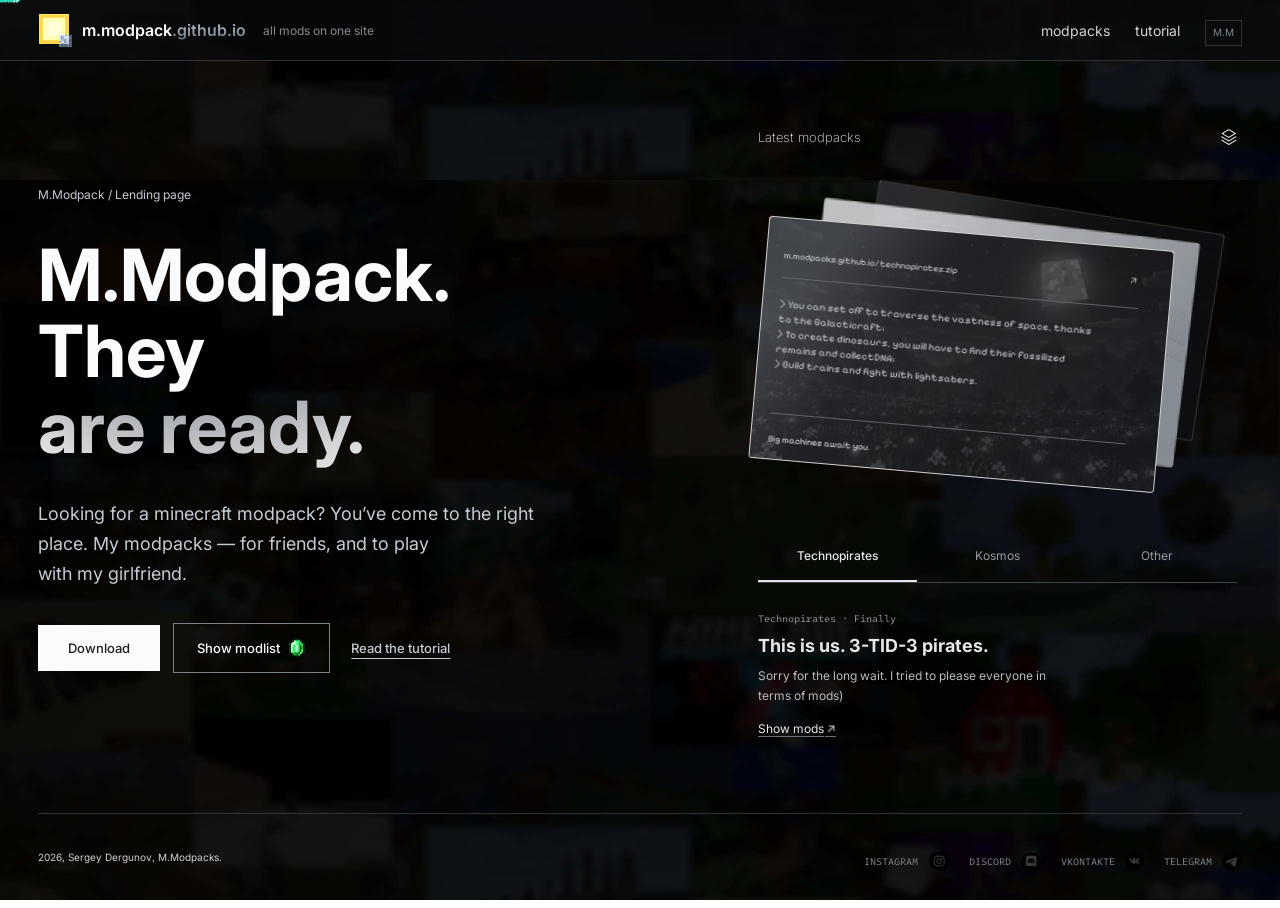
<file: index.html>
<!DOCTYPE html>
<html lang="en">

<head>
    <meta charset="UTF-8">
    <meta name="viewport" content="width=device-width, initial-scale=1.0">

    <title>M.Modpack — главная</title>

    <link rel="icon" href="./imgs/general/logo-img.png">

    <link rel="stylesheet" href="./styles/reset.css">
    <link rel="stylesheet" href="./styles/general.css">
    <link rel="stylesheet" href="./styles/mmodpacks.css">
</head>

<body>
    <nav class="page-nav">
        <div class="page-nav__container content-container">

            <!-- Логотип и ссылка на главную -->
            <a class="logo-container" href="./index.html">
                <img src="./imgs/general/logo-img.png" alt="m.modpack logo" />
                <div>
                    <span class="logo-text logo-text-light">m.modpack</span><!--
                    --><span class="logo-text logo-text-dark">.github.io</span>
                </div>
                <div>
                    <span class="logo-text logo-text-description">all mods on one site</span>
                </div>
            </a>

            <!-- Список ссылок справа -->
            <ul class="nav-link__container">
                <li><a href="./modpacks.html">modpacks</a></li>
                <li><a href="./tutorial.html">tutorial</a></li>
                <li><span class="logo-end">M.M</span></li>
            </ul>
        </div>
    </nav>

    <main class="main-content mmodpacks-content">
        <div class="mmodpacks-content__container content-container">
            <!-- Шапка -->
            <header class="header">

                <!-- Верхняя подпись -->
                <span class="header__title">M.Modpack / Lending page</span>

                <!-- Главный заголовок -->
                <h1>M.Modpack.<br>They<br><span class="header__mark">are ready.</span></h1>

                <!-- Описание -->
                <span class="header__description">
                    Looking for a minecraft modpack? You’ve come to the right<br>
                    place. My modpacks — for friends, and to play<br>
                    with my girlfriend.
                </span>

                <!-- Кнопки -->
                <div class="mmodpacks-button__container">
                    <a class="mmodpacks__download-link" href="./imgs/mmodpacks/modlist__icon.png" download="modlist__icon.png">
                        Download
                    </a>

                    <a class="mmodpacks__show-modlist-link" href="./modlist.html">
                        Show modlist
                        <img src="./imgs/mmodpacks/modlist__icon.png" alt="modlist icon emerald">
                    </a>

                    <a class="mmodpacks__tutorial-link" href="./tutorial.html">Read the tutorial</a>
                </div>
            </header>

            <section class="mmodpacks__cards-section">
                <div class="cards-section__title">
                    <span>Latest modpacks</span>
                    <img src="./imgs/mmodpacks/our-modpacks__icon.png" alt="our modpacks icon" />
                </div>

                <!-- Карточки -->
                <ul class="mmodpacks-cards">
                    <li class="mmodpacks-card mmodpacks-card__technopirates">
                        <div>
                            <span class="mmodpacks-card__header">m.modpacks.github.io/technopirates.zip</span>
                            <hr class="mmodpacks-card__line mmodpacks-card__line-1">

                            <ul class="mmodpacks-card__content">
                                <li>> You can set off to traverse the vastness of space, thanks to the Galacticraft;</li>
                                <li>> To create dinosaurs, you will have to find their fossilized remains and collectDNA;</li>
                                <li>> Build trains and fight with lightsabers.</li>
                            </ul>
                        </div>

                        <div>
                            <hr class="mmodpacks-card__line mmodpacks-card__line-2">
                            <span class="mmodpacks-card__footer">Big machines await you.</span>
                        </div>
                    </li>
                    
                    <li class="mmodpacks-card mmodpacks-card__kosmosvmesto">
                        <div>
                            <span class="mmodpacks-card__header">m.modpacks.github.io/kosmosvmesto.zip</span>
                            <hr class="mmodpacks-card__line mmodpacks-card__line-1">

                            <h1 class="mmodpacks-card__content">
                                Просто <br>
                                космос вместо <br>
                                <span class="card-kosmosvmesto__header-mark">майнкрафт.</span>
                            </h1>
                        </div>

                        <div>
                            <hr class="mmodpacks-card__line mmodpacks-card__line-2">
                            <div class="kosmosvmesto__footer-container">
                                <span class="mmodpacks-card__footer">Межмировые приключения и индустриализм</span>
                                <span class="kosmosvmesto__footer-logo">M.M</span>
                            </div>
                        </div>
                    </li>

                    <li class="mmodpacks-card mmodpacks-card__technopirates mmodpacks-card__other">
                        <div>
                            <span class="mmodpacks-card__header">other/...coming soon!</span>
                            <hr class="mmodpacks-card__line mmodpacks-card__line-1">

                            <ul class="mmodpacks-card__content">
                                <li> There is still room here for one more assembly. What will it be about? Unknown.</li>
                                <li>What is known is that this is a place for a special assembly. One day it will happen.<br/><br/></li>
                                <li>However, this does not mean that there are only two assemblies. Check out the rest on modpacks! (button below)</li>
                            </ul>
                        </div>

                        <div>
                            <hr class="mmodpacks-card__line mmodpacks-card__line-2" style="margin-bottom: 7px;">
                            <span class="mmodpacks-card__footer">Have a nice game</span>
                        </div>
                    </li>
                </ul>
                
                <!-- Табы (вкладки) -->
                <div class="mmodpacks__tab-container">
                    <ul class="mmodpacks__tab-list">
                        <li class="mmodpacks-tab"><a>Technopirates</a></li>
                        <li class="mmodpacks-tab"><a>Kosmos</a></li>
                        <li class="mmodpacks-tab"><a>Other</a></li>
                    </ul>

                    <!-- Панели (Текст вкладки) -->
                    <div class="mmodpacks-panels">
                        <div class="mmodpacks-panel">
                            <span class="mmodpacks__panel-title">Technopirates · Finally</span>
                            <h2 class="mmodpacks__panel-header">This is us. 3-TID-3 pirates.</h2>
                            <p class="mmodpacks__panel-description">
                                Sorry for the long wait.
                                I tried to please everyone in terms of mods)
                            </p>
                            <a class="mmodpacks__panel-link link-underline" href="./index.html"><div>Show mods</div><div class="link-icon"><span>-></span></div></a>
                        </div>
                        <div class="mmodpacks-panel">
                            <span class="mmodpacks__panel-title">Kosmosvmesto · Are you ready?</span>
                            <h2 class="mmodpacks__panel-header">Hello, dear!</h2>
                            <p class="mmodpacks__panel-description">
                                This is the build for you! Don't forget about our vanilla. And forgive me for the past world
                            </p>
                            <a class="mmodpacks__panel-link link-underline" href="./index.html"><div>Open modlist</div><div class="link-icon"><span>-></span></div></a>
                        </div>
                        <div class="mmodpacks-panel active">
                            <span class="mmodpacks__panel-title">Other modpacks · Will there be?</span>
                            <h2 class="mmodpacks__panel-header">Coming soon...</h2>
                            <p class="mmodpacks__panel-description">
                                I think a new modpack will appear here soon! 
                            </p>
                            <a class="mmodpacks__panel-link link-underline" href="./index.html"><div>Modpacks</div><div class="link-icon"><span>-></span></div></a>
                        </div>
                    </div>
                </div>

            </section>
        </div>
    </main>

    <!-- Подвал -->
    <footer class="footer">
        <div class="footer-container content-container">
            <span>2026, Sergey Dergunov, M.Modpacks.</span>

            <!-- Ссылки на соц. сети -->
            <ul class="footer__social-media">
                <li>
                    <a href="https://www.instagram.com/___kaif.999?srtk=MW41cGZpYmdsbzZubA==">
                        <span>instagram</span>
                        <img src="./imgs/general/Inst 1.png" alt="instagram">
                    </a>
                </li>
                <li>
                    <a href="https://discord.com/users/1086365678929453169">
                        <span>discord</span>
                        <img src="./imgs/general/Discord 1.png" alt="discord">
                    </a>
                </li>
                <li>
                    <a href="https://vk.com/id1122904090">
                        <span>vkontakte</span>
                        <img src="./imgs/general/Vk 1.png" alt="vkontakte">
                    </a>
                </li>
                <li>
                    <a href="https://t.me/flydem28">
                        <span>telegram</span>
                        <img src="./imgs/general/Tg 1.png" alt="telegram">
                    </a>
                </li>
            </ul>
        </div>
    </footer>
    
    <!-- Меч следующий за курсором -->
    <div class="sword-follower"></div>

    <!-- Скрипты -->
    <script src="./scripts/script.js"></script>
    <script src="./scripts/mmodpacks.js"></script>
</body>


</html>
</file>
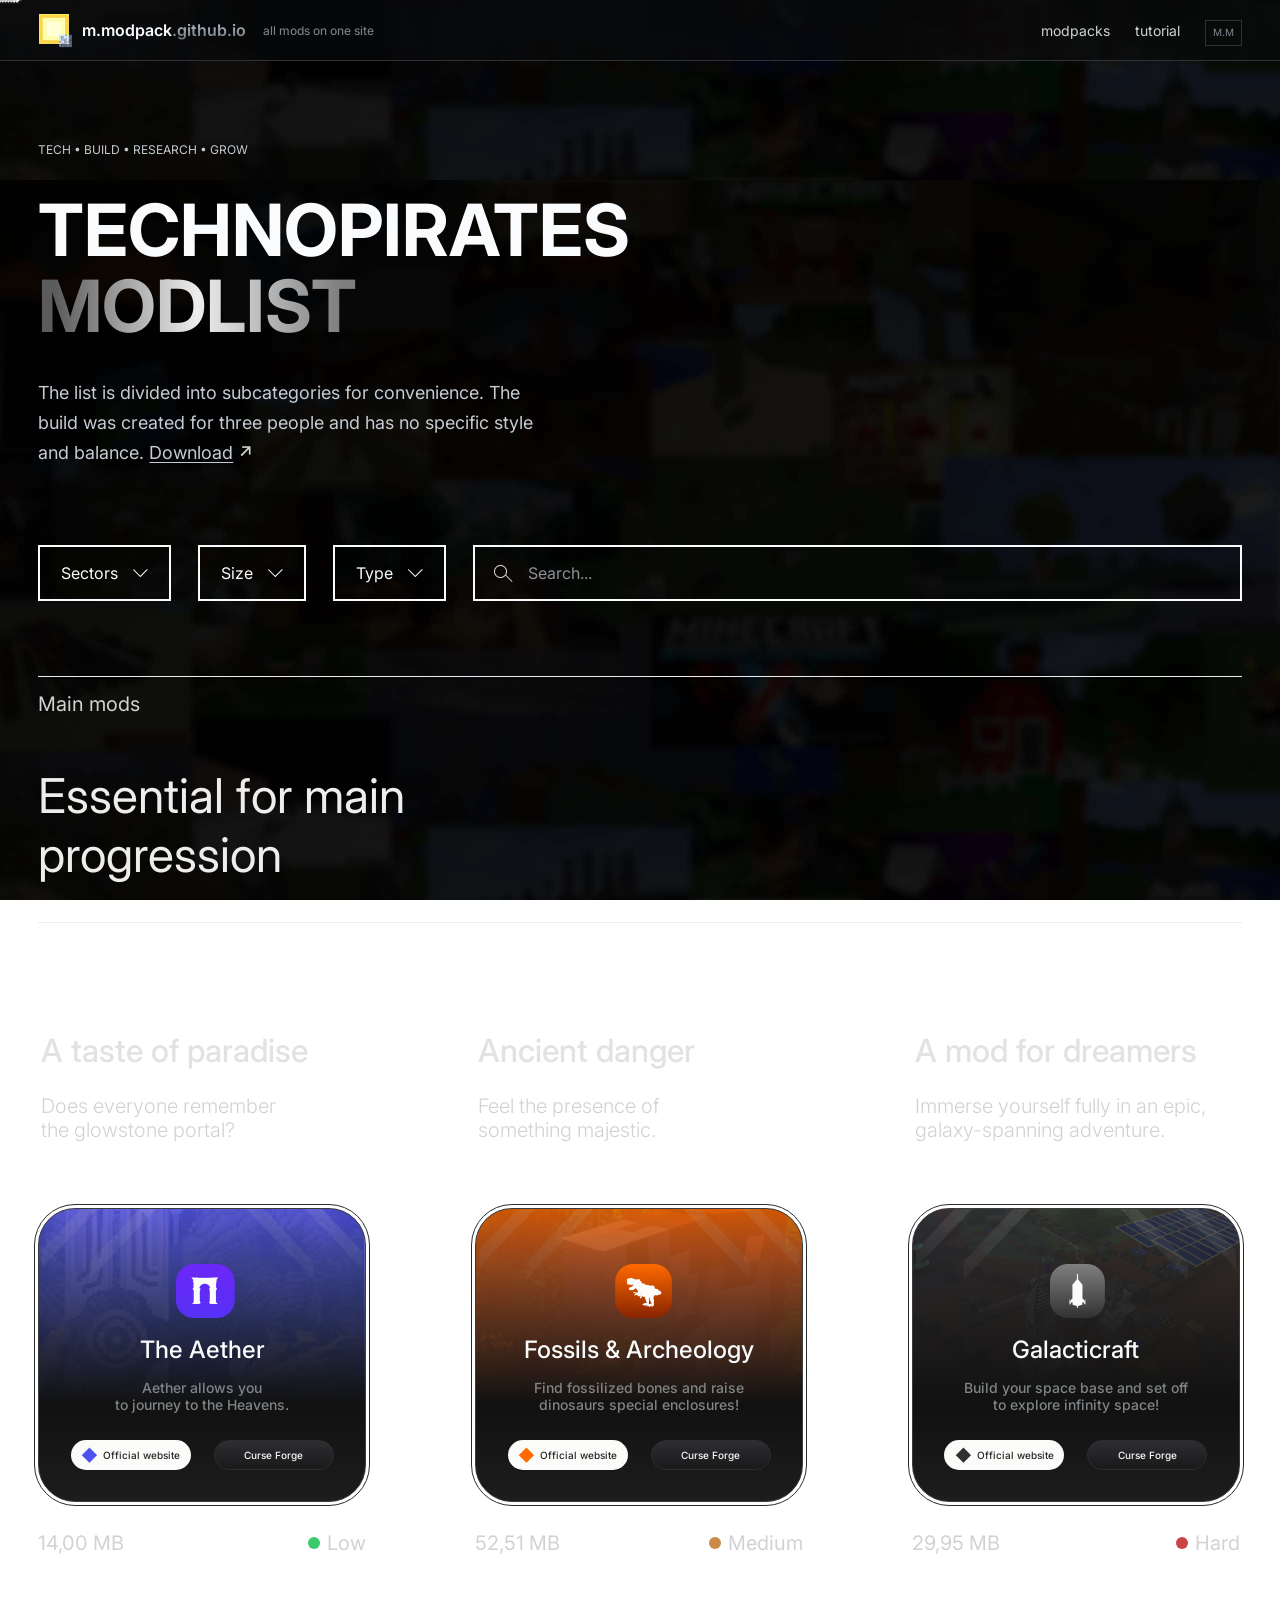
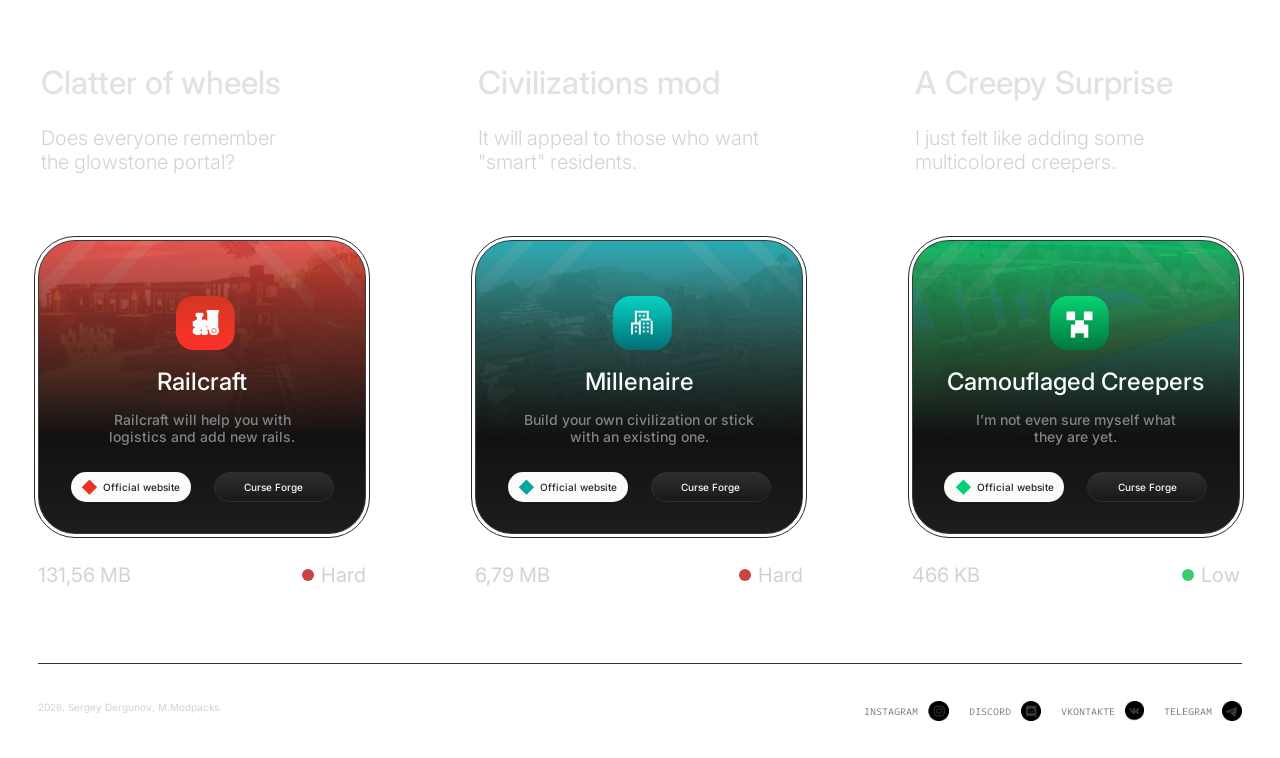
<file: modlist.html>
<!DOCTYPE html>
<html lang="en">

<head>
    <meta charset="UTF-8">
    <meta name="viewport" content="width=device-width, initial-scale=1.0">
    <title>M.Modpack — список модов</title>

    <link rel="icon" href="./imgs/general/logo-img.png">

    <link rel="stylesheet" href="./styles/reset.css">
    <link rel="stylesheet" href="./styles/general.css">
    <link rel="stylesheet" href="./styles/modlist.css">
</head>

<body>
    <nav class="page-nav">
        <div class="page-nav__container content-container">

            <!-- Логотип и ссылка на главную -->
            <a class="logo-container" href="./index.html">
                <img src="./imgs/general/logo-img.png" alt="m.modpack logo" />
                <div>
                    <span class="logo-text logo-text-light">m.modpack</span><!--
                    --><span class="logo-text logo-text-dark">.github.io</span>
                </div>
                <div>
                    <span class="logo-text logo-text-description">all mods on one site</span>
                </div>
            </a>

            <!-- Список ссылок справа -->
            <ul class="nav-link__container">
                <li><a href="./modpacks.html">modpacks</a></li>
                <li><a href="./tutorial.html">tutorial</a></li>
                <li><span class="logo-end">M.M</span></li>
            </ul>
        </div>
    </nav>

    <main class="main-content">
        <div class="content-container">

            <!-- Шапка -->
            <header class="header">

                <!-- Верхняя подпись -->
                <span class="header__title">TECH • BUILD • RESEARCH • GROW</span>

                <!-- Главный заголовок -->
                <h1>TECHNOPIRATES<br><span class="header__mark">MODLIST</span></h1>

                <!-- Описание -->
                <span class="header__description">
                    The list is divided into subcategories for convenience. The <br />
                    build was created for three people and has no specific style <br />
                    and balance.

                    <!-- Ссылка на скачивание -->
                    <a href="/modlist.html" class="base-link" download>
                        <span class="base-link__text">Download</span>

                        <!-- Стрелочка -->
                        <img class="base-link__arrow" src="./imgs/general/link_arrow.png" alt="">
                    </a>
                </span>

            </header>

            <!-- Фильтры -->
            <form class="filter">
                <div class="filter__dropdowns">

                    <!-- Фильтр Sectors -->
                    <button type="button" class="filter-dropdown">
                        <span>Sectors</span>
                        <img class="button-icon" src="./imgs/modlist/list-arrow.png">
                    </button>

                    <!-- Фильтр Size -->
                    <button type="button" class="filter-dropdown">
                        <span>Size</span>
                        <img class="button-icon" src="./imgs/modlist/list-arrow.png">
                    </button>

                    <!-- Фильтр Type -->
                    <button type="button" class="filter-dropdown">
                        <span>Type</span>
                        <img class="button-icon" src="./imgs/modlist/list-arrow.png">
                    </button>
                </div>

                <!-- Поле поиска -->
                <div class="search-field">
                    <img class="button-icon" src="./imgs/modlist/search-glass.png">
                    <input class="search-input" placeholder="Search...">
                </div>
            </form>

            <section class="mod-category" aria-labelledby="main-mods-title">

                <!-- Категория "Главные моды" -->
                <header class="mod-category__header">
                    <p class="mod-category__eyebrow">Main mods</p>
                    <h2 id="main-mods-title" class="mod-category__title">
                        Essential for main<br>progression
                    </h2>
                </header>

                <!-- Сетка модовых карточек -->
                <div class="mod-grid" style="--card-color: #4D51ED">
                    <!-- html-вёрстка здесь рендерится с помощью js -->
                </div>

            </section>

        </div>
    </main>

    <!-- Подвал -->
    <footer class="footer">
        <div class="footer-container content-container">
            <span>2026, Sergey Dergunov, M.Modpacks.</span>

            <!-- Ссылки на соц. сети -->
            <ul class="footer__social-media">
                <li>
                    <a href="https://www.instagram.com/___kaif.999?srtk=MW41cGZpYmdsbzZubA==">
                        <span>instagram</span>
                        <img src="./imgs/general/Inst 1.png" alt="instagram">
                    </a>
                </li>
                <li>
                    <a href="https://discord.com/users/1086365678929453169">
                        <span>discord</span>
                        <img src="./imgs/general/Discord 1.png" alt="discord">
                    </a>
                </li>
                <li>
                    <a href="https://vk.com/id1122904090">
                        <span>vkontakte</span>
                        <img src="./imgs/general/Vk 1.png" alt="vkontakte">
                    </a>
                </li>
                <li>
                    <a href="https://t.me/flydem28">
                        <span>telegram</span>
                        <img src="./imgs/general/Tg 1.png" alt="telegram">
                    </a>
                </li>
            </ul>
        </div>
    </footer>

    <!-- Меч следующий за курсором -->
    <div class="sword-follower"></div>

    <!-- Скрипты -->
    <script src="./scripts/script.js"></script>
    <script src="./scripts/modlist.js"></script>
</body>


</html>
</file>
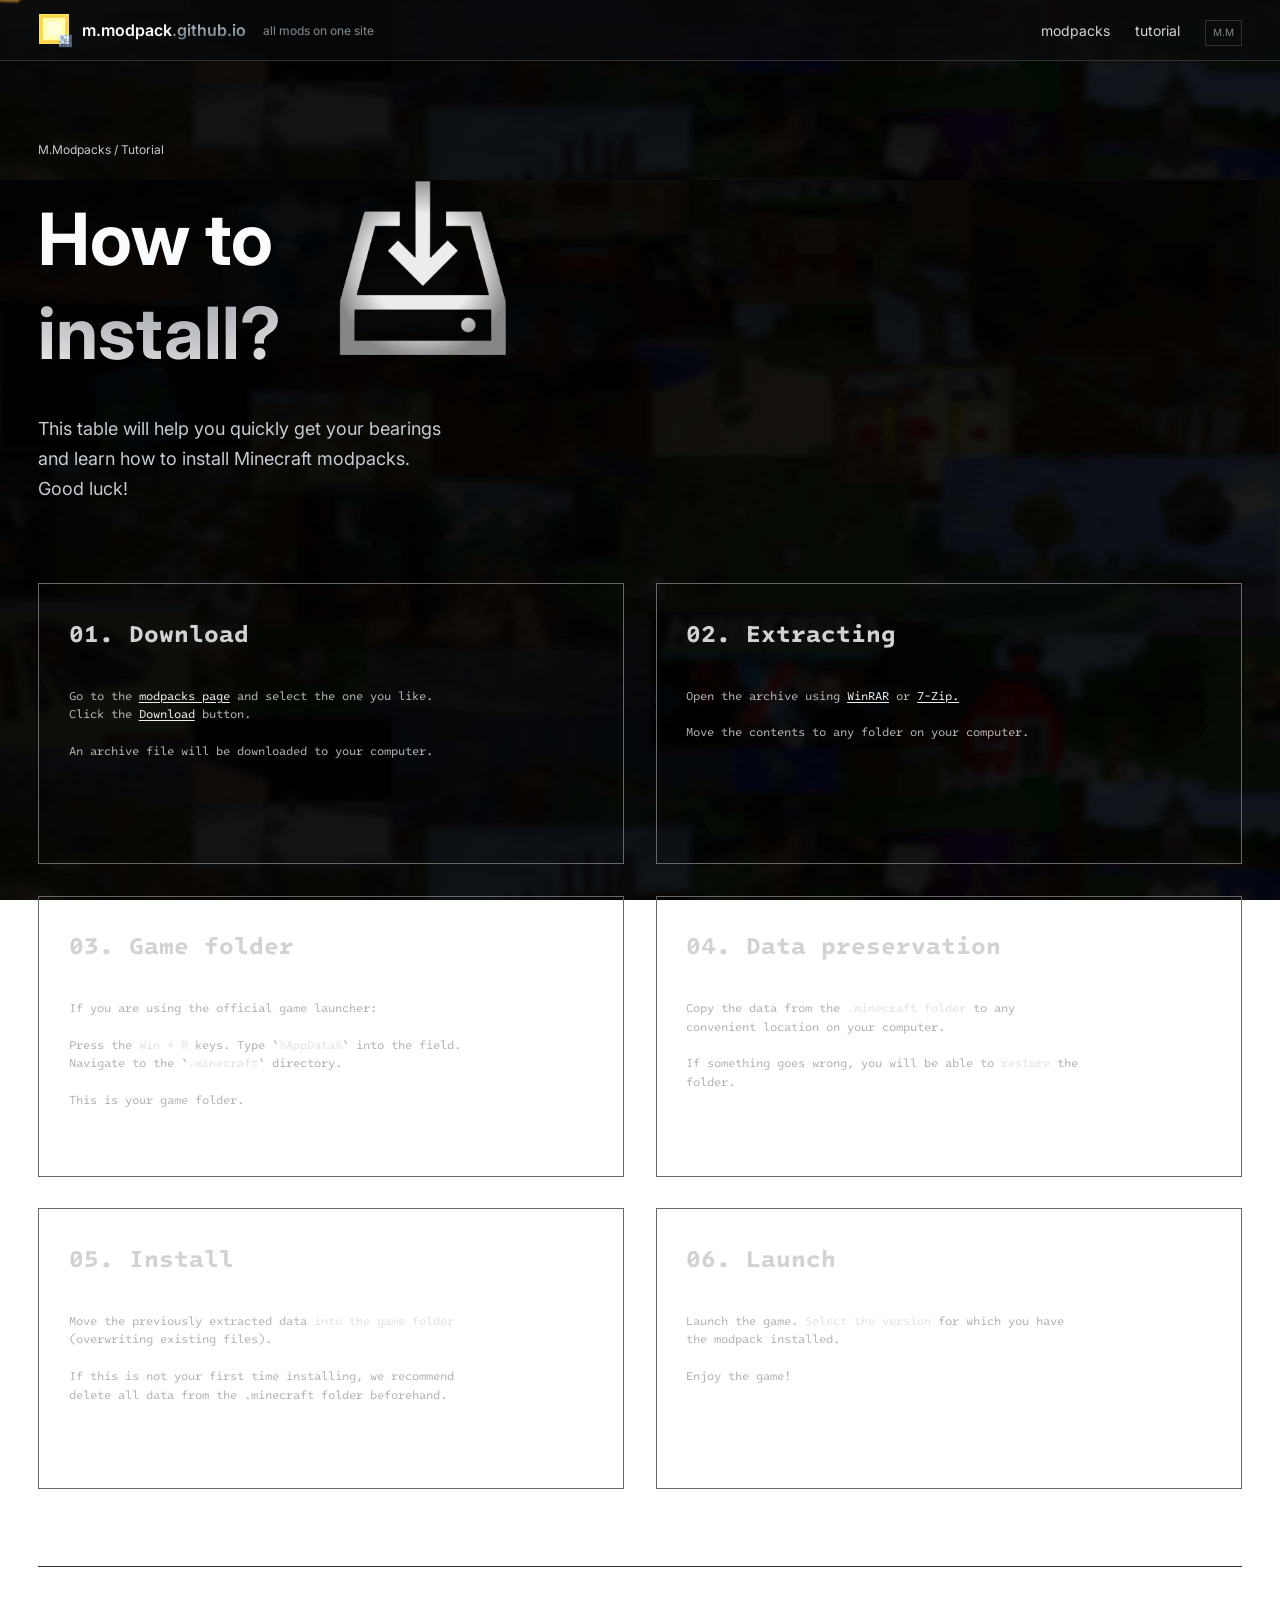
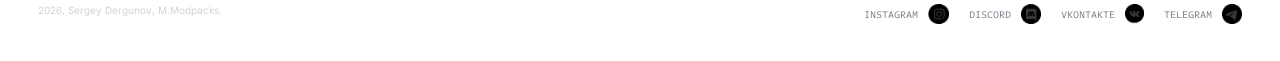
<file: tutorial.html>
<!DOCTYPE html>
<html lang="en">

<head>
    <meta charset="UTF-8">
    <meta name="viewport" content="width=device-width, initial-scale=1.0">
    <title>M.Modpack — установка</title>

    <link rel="icon" href="./imgs/general/logo-img.png">

    <link rel="stylesheet" href="./styles/reset.css">
    <link rel="stylesheet" href="./styles/general.css">
    <link rel="stylesheet" href="./styles/tutorial.css">
</head>

<body>
    <nav class="page-nav">
        <div class="page-nav__container content-container">

            <!-- Логотип и ссылка на главную -->
            <a class="logo-container" href="./index.html">
                <img src="./imgs/general/logo-img.png" alt="m.modpack logo" />
                <div>
                    <span class="logo-text logo-text-light">m.modpack</span><!--
                    --><span class="logo-text logo-text-dark">.github.io</span>
                </div>
                <div>
                    <span class="logo-text logo-text-description">all mods on one site</span>
                </div>
            </a>

            <!-- Список ссылок справа -->
            <ul class="nav-link__container">
                <li><a href="./modpacks.html">modpacks</a></li>
                <li><a href="./tutorial.html">tutorial</a></li>
                <li><span class="logo-end">M.M</span></li>
            </ul>
        </div>
    </nav>

    <main class="main-content tutorial-content">
        <div class="tutorial-content-container content-container">
            <!-- Шапка -->
            <header class="main-header">

                <div class="tutorial-h1-img-container">
                    <div class="tutorial-h1-container">

                        <!-- Верхняя подпись -->
                        <span class="main-header__title">M.Modpacks / Tutorial</span>

                        <!-- Главный заголовок -->
                        <h1>How to<br><span class="main-header__mark">install?</span></h1>
                    </div>

                    <!-- Иконка заголовка -->
                    <img src="./imgs/tutorial/tutorial_icon.png" alt="download icon">
                </div>

                <!-- Описание -->
                <span class="main-header__description">
                    This table will help you quickly get your bearings <br>
                    and learn how to install Minecraft modpacks. <br>
                    Good luck!
                </span>
            </header>

            <!-- Сетка с инструкцией -->
            <section class="tutorial-grid">
                
                <div>
                    <h2>01. Download</h2>
                    <p>Go to the <a href="./index.html">modpacks page</a> and select the one you like. Click the <a href="./download.html">Download</a> button.</p>
                    <br>
                    <p>An archive file will be downloaded to your computer.</p>
                </div>

                <div>
                    <h2>02. Extracting</h2>
                    <p>Open the archive using <a href="https://www.win-rar.com/start.html?&L=4" target="_blank">WinRAR</a> or <a href="https://www.7-zip.org/download.html" target="_blank">7-Zip.</a></p>
                    <br>
                    <p>Move the contents to any folder on your computer.</p>
                </div>

                <div>
                    <h2>03. Game folder</h2>
                    <p>If you are using the official game launcher:</p>
                    <br>
                    <p>Press the <i>Win + R</i> keys. Type `<i>%AppData%</i>` into the field. 
                       Navigate to the `<i>.minecraft</i>` directory. 
                    </p>
                    <br>
                    <p>This is your game folder.</p>
                </div>

                <div>
                    <h2>04. Data preservation</h2>
                    <p>Copy the data from the <i>.minecraft folder</i> to any convenient location on your computer. </p>
                    <br>
                    <p>If something goes wrong, you will be able to <i>restore</i> the folder.</p>
                </div>

                <div>
                    <h2>05. Install</h2>
                    <p>Move the previously extracted data <i>into the game folder</i> (overwriting existing files).</p>
                    <br>
                    <p>
                        If this is not your first time installing, we recommend  
                        delete all data from the .minecraft folder beforehand.
                    </p>
                </div>

                <div>
                    <h2>06. Launch</h2>
                    <p>Launch the game. <i>Select the version</i> for which you have the modpack installed.</p>
                    <br>
                    <p>Enjoy the game!</p>
                </div>
            </section>
        </div>
    </main>

    <!-- Подвал -->
    <footer class="footer">
        <div class="footer-container content-container">
            <span>2026, Sergey Dergunov, M.Modpacks.</span>

            <!-- Ссылки на соц. сети -->
            <ul class="footer__social-media">
                <li>
                    <a href="https://www.instagram.com/___kaif.999?srtk=MW41cGZpYmdsbzZubA==">
                        <span>instagram</span>
                        <img src="./imgs/general/Inst 1.png" alt="instagram">
                    </a>
                </li>
                <li>
                    <a href="https://discord.com/users/1086365678929453169">
                        <span>discord</span>
                        <img src="./imgs/general/Discord 1.png" alt="discord">
                    </a>
                </li>
                <li>
                    <a href="https://vk.com/id1122904090">
                        <span>vkontakte</span>
                        <img src="./imgs/general/Vk 1.png" alt="vkontakte">
                    </a>
                </li>
                <li>
                    <a href="https://t.me/flydem28">
                        <span>telegram</span>
                        <img src="./imgs/general/Tg 1.png" alt="telegram">
                    </a>
                </li>
            </ul>
        </div>
    </footer>
    
    <!-- Меч следующий за курсором -->
    <div class="sword-follower"></div>

    <!-- Скрипты -->
    <script src="./scripts/script.js"></script>
</body>


</html>
</file>
<file: styles/general.css>
/* ---- Шрифты ---------- */
@import url('https://fonts.googleapis.com/css2?family=Intel+One+Mono:ital,wght@0,300..700;1,300..700&family=Inter:ital,opsz,wght@0,14..32,100..900;1,14..32,100..900&family=Pixelify+Sans:wght@400..700&display=swap');

/* ---- Анимация прогрузки страниц ---- */

@keyframes fadeIn {
    from {
        opacity: 0;
        transform: translateY(10px);
    }

    to {
        opacity: 1;
        transform: translateY(0);
    }
}

main, header {
    opacity: 0;
    animation: fadeIn 0.2s ease-out forwards;
}

/* ---- Выделение текста ----*/
::selection {
    background-color: #c1c5cc;
    color: #1E1F21;
}

/* ---- Скролбар ---- */
::-webkit-scrollbar {
    background-color: rgba(11, 12, 15, 1);
    border-left: 1px solid #313235;
    width: 3px;
}

::-webkit-scrollbar-thumb {
    background-color: rgb(104, 104, 104);
}

/* ---- Фон ------------ */
body {
    background-image: url(../imgs/general/Технопираты95-90.jpg);
    background-size: 100%;
    background-position: bottom;
    background-attachment: fixed;
}

/* ---- Контейнер содержимого ---- */
.content-container {
    width: calc(1366px + 6%);
    min-width: 320px;
    padding: 0 3%;
    justify-self: center;
}

/* ---------------------- */
/* Навигация по страницам */
/* ---------------------- */

.page-nav {
    position: sticky;
    top: 0;
    z-index: 1;

    display: flex;
    justify-content: center;

    height: 61px;
    /* 4.24vh */
    width: 100%;

    border-bottom: 1px solid #313235;
    background-color: rgba(11, 12, 15, 0.5);
    backdrop-filter: blur(50px);
}

.page-nav__container {
    display: flex;
    justify-content: space-between;
}

/* ---- Лого ---- */
.logo-container {
    display: flex;
    align-items: center;
    gap: 10px;
}

.logo-text {
    font-size: 16px;
    font-family: "Inter", sans-serif;
}

.logo-text-light {
    color: #FAFBFD;
    font-weight: 600;
}

.logo-text-dark {
    /* Градиент для текста*/
    background-image: linear-gradient(180deg, rgb(191, 204, 216) 0%, rgb(106, 114, 121) 100%);
    background-clip: text;
    color: transparent;

    font-weight: 600;
}

.logo-text-description {
    color: rgb(124, 131, 136);

    font-size: 12px;
    font-weight: 450;
    margin-left: 7px;
    transition-duration: 0.1s;
}

.logo-container:hover .logo-text-description {
    color: rgb(175, 185, 194);
    transition-duration: 0.1s;
}

@media (max-width: 1100px) {
    .logo-text-description {
        display: none;
    }
}

/* ---- Ссылки на страницы ---- */
.nav-link__container {

    display: flex;
    align-items: center;
    gap: 25px;

    color: #d1d3d8;
    font-size: 14px;
    font-family: 'Inter', sans-serif;
    font-weight: medium;
}

.nav-link__container a {
    position: relative;
}

/* ---- Анимация при наведении ---- */
.nav-link__container a::after {
    content: '';

    position: absolute;
    left: 0;
    bottom: -7px;

    width: 100%;
    height: 1px;

    background-color: #9b9fa3;
    background: radial-gradient(circle, rgba(181, 185, 189, 1) 30%, rgba(85, 87, 90, 1) 90%);

    /* Выезд слева */
    transform: scaleX(0);
    transform-origin: left;
    transition: transform 0.3s ease-in-out;
}

.nav-link__container a:hover::after {
    transform: scaleX(1);
}

.nav-link__container a:hover {
    color: #e7e8ec;
    filter: brightness(110%);
    text-underline-offset: 7px;
}

.logo-end {
    border: 1px solid #313235;
    padding: 7px;
    padding-top: 5px;

    color: #808790;
    font-size: 10px;

    user-select: none;
}

/* ---------------------- */
/* -------- Шапка ------- */
/* ---------------------- */

.header {
    display: flex;
    flex-direction: column;
    gap: 35px;
    /* gap: 2.5vh; */
}

.header__title {
    color: #c4cad1;
    font-size: 12px;
    font-family: 'Inter', sans-serif;
    font-weight: medium;
}

.header__mark {
    background-image: radial-gradient(circle at center -250%, rgba(117, 123, 132, 1) 50%, rgba(237, 237, 237, 1) 100%);
    background-clip: text;
    color: transparent;
}

.header__description {
    color: #c5cbd3;
    font-size: 18px;
    font-family: 'Inter', sans-serif;
    font-weight: 400;
    line-height: 165%;
}

/* ---------------------- */
/* - Содержимое страниц - */
/* ---------------------- */

.main-content {
    display: flex;
    justify-content: center;

    margin-top: 12vh;
}

@media (max-width: 1925px) {
    .main-content {
        margin-top: 9vh;
    }
}

/* @media (max-width: 900px) {
    .main-content { background-color: red;}
} */

.main-content__container {
    display: flex;
    justify-content: space-between;
    align-items: center;
    gap: 6%;
}

/* Шапка */
.main-header {
    display: flex;
    flex-direction: column;
    gap: 35px;
    /* gap: 2.5vh; */
}

.main-header__title {
    color: #c4cad1;
    font-size: 12px;
    font-family: 'Inter', sans-serif;
    font-weight: medium;
}

.main-header__mark {
    background-image: radial-gradient(circle at center -250%, rgba(117, 123, 132, 1) 50%, rgba(237, 237, 237, 1) 100%);
    background-clip: text;
    color: transparent;
}

.main-header__description {
    color: #c5cbd3;
    font-size: 18px;
    font-family: 'Inter', sans-serif;
    font-weight: 400;
    line-height: 165%;
}

/* ---------------------- */
/* ----- Типографика ---- */
/* ---------------------- */

h1 {
    color: #FAFBFD;
    /* font-size: 96px; 3.75vw */
    font-size: clamp(72px, 96px, 5vw);
    font-family: 'Inter', sans-serif;
    font-weight: bold;
    line-height: 105%;
}

p {
    color: #D2D2D2;
    font-family: "Inter", sans-serif;
    font-optical-sizing: auto;
    font-weight: 300;
    font-style: normal;
}

a {
    color: inherit;
}

a:hover {
    filter: inherit;
}



/* Ссылка со статичной стрелочкой */

.arrow-link {
    color: #d3d7e2;
    /* font-size: 13px; */
    font-family: 'Inter', sans-serif;
    font-weight: 400;
}

.link-underline div {
    display: inline-block;
    padding-bottom: 0px;
    border-bottom: 1px solid #6d6f74;
    transition-duration: 0.1s;
}

.link-underline:hover div {
    border-bottom: 1px solid #e5e6e9;
    transition-duration: 0.1s;
}

.link-icon {
    margin-left: 0.3%;
}

.link-icon span {
    display: inline-block;
    transform: rotate(-45deg);
}

/* Ссылка с динамичной стрелочкой */

.base-link__text {
    text-decoration: underline;
    text-underline-offset: 3px;
    text-decoration-color: inherit;
}

.base-link__arrow, .base-link:hover {
    transition: 0.2s
}

.base-link__arrow {
    transform: translate(-1px, 1px);
}

.base-link:hover .base-link__arrow {
    transform: translate(0px, 0px);
}

/* ---------------------- */
/* ------- Подвал ------- */
/* ---------------------- */

.footer {
    display: flex;
    justify-content: center;
    margin-top: 7vh;
    padding: 0 3%;
}

.footer-container {
    display: flex;
    justify-content: space-between;
    padding: 37px 0;
    width: 1366px;

    border-top: 1px solid #313235;
    color: #D2D2D2;
    font-size: 10px;
    font-family: 'Inter', sans-serif;
}

.footer__social-media {
    display: flex;
    justify-content: space-between;
    gap: 20px;
    height: 100%;
}

.footer__social-media img {
    height: 20px;
}

.footer__social-media li a {
    display: flex;
    align-items: center;
    gap: 10px;
}

.footer__social-media li a span {
    color: #7e818a;
    font-family: 'Intel One Mono', sans-serif;
    text-transform: uppercase;
    /* padding-bottom: 3px; */
}

.footer__social-media a:hover span {
    color: #a3a6ac;
}

@media (max-width: 1921px) {
    .footer {
        margin-top: 8.5vh;
    }
} @media (max-width: 500px) {
    .footer-container {
        padding: 20px 0;
        flex-direction: column;
        gap: 20px;
    }
}

/* ---- Курсор ---- */
.sword-follower {
    z-index: 4;
    width: 32px;
    height: 32px;
    background-image: url(../imgs/cursor/minecraft_sword.png);
    background-size: 100%/6;
    background-position: 0%;
    background-repeat: no-repeat;
    position: fixed;
    top: 0;
    left: 0;
    pointer-events: none;
    will-change: transform;
    /* для плавности */
    /* transition-duration: 0.15s; */
}
</file>
<file: styles/mmodpacks.css>
/* ---------------------- */
/* ----- Контейнеры ----- */
/* ---------------------- */

.mmodpacks-content {
    display: flex;
    justify-content: center;

    margin-top: 12vh;
}

@media (max-width: 1925px) {
    .mmodpacks-content { margin-top: 7vh;}
}

.mmodpacks-content__container {
    display: flex;
    justify-content: space-between;
    align-items: center;
    gap: 6%;
}

/* ---------------------- */
/* ------- Кнопки ------- */
/* ---------------------- */

.mmodpacks-button__container {
    display: flex;
    align-items: center;

    font-size: 13px;
    font-family: 'Inter', sans-serif;
    font-weight: 500;
}

.mmodpacks__download-link {
    margin-right: 13px;
    padding: 15px 30px;

    color: #1E1F21;
    background-color: #FAFBFD;
    transition-duration: 0.2s;
}

.mmodpacks__download-link:hover {
    background-color: #cdd1d8;
    transition-duration: 0.2s;
}

.mmodpacks__download-link:visited {
    color: #1E1F21;
}

.mmodpacks__show-modlist-link {
    display: flex;
    align-items: center;
    gap: 9px;
    min-width: 157px;

    margin-right: 21px;
    padding: 15px 23px;

    color: #FAFBFD;
    border: 1px solid #7c8286;
    transition-duration: 0.2s;
}

.mmodpacks__show-modlist-link:hover {
    border: 1px solid #FAFBFD;
    transition-duration: 0.2s;
}

.mmodpacks__tutorial-link {
    min-width: 102px;

    color: #c5cbd3;
    text-decoration: underline;
    text-underline-offset: 5px;
    transition-duration: 0.1s;
}

.mmodpacks__tutorial-link:hover {
    color: #FAFBFD;
    transition-duration: 0.1s;
}

/* Секция с карточками */
.mmodpacks__cards-section {
    display: flex;
    flex-direction: column;
    /* gap: 33px; */
    padding: 5px;
    width: 489px;

    /* background-color: red; */
}

.cards-section__title {
    display: flex;
    justify-content: space-between;
    margin-bottom: 2.3vh;

    color: #EFEFEF;
    font-size: 13px;
    font-family: 'Inter', sans-serif;
    font-weight: 200;
}

/* ---------------------- */
/* -------- Карты ------- */
/* ---------------------- */

.mmodpacks-cards {
    position: relative;

    /* width: 479px; */
    min-width: 390px;
    height: 312px;
    padding: 11px;
    margin-top: 33px;

    transition: 0.35s;

    /* background-color: green; */
}

/* Карточка */
.mmodpacks-card {
    --pos: 0; /* 0 - верхняя, 1 - средняя, 2 - нижняя */
    inset: 0;
    position: absolute;
    display: flex;
    flex-direction: column;
    justify-content: space-between;

    /* width: 405px; */
    width: 85%;
    height: 243px;
    padding: 25px 31px 13px 17px;

    border-radius: 3px;

    /* всё зависит от --pos */
    z-index: calc(10 - var(--pos));
    opacity: calc(1 - var(--pos) * 0.1);
    transform:
        translateX(calc(var(--pos) * 35px))
        translateY(35px)
        translateY(calc(var(--pos) * -25px))
        scale(calc(1 - var(--pos) * 0.07))
        rotate(calc(var(--pos) * 2deg));
        /* rotate(10deg); */
    filter: brightness(calc(1 - var(--pos) * 0.15));

    transition:
        opacity 0.35s ease-in-out,
        transform 0.55s cubic-bezier(.22, 1, .36, 1),
        filter 0.55s ease;
    /* will-change: transform; */
}

.mmodpacks-card__header {
    font-size: 9px;
    font-weight: lighter;
}

.mmodpacks-card__content {
    padding-right: 33px;

    font-size: 10px;
    font-weight: 400;
    line-height: 150%;
}

.mmodpacks-card__footer {
    font-size: 9px;
    font-weight: lighter;
}

.mmodpacks-card__line {
    background-color: #5F6269;
    height: 1px;
    margin-top: 15px; 
}

.mmodpacks-card__line-1 {
    margin-bottom: 19px;
}

.mmodpacks-card__line-2 {
    margin-bottom: 13px;
}

/* Технопираты */
.mmodpacks-card__technopirates {
    color: #C4C9CE;
    font-family: "Pixelify Sans", sans-serif;
    border: 1px solid #D0D0D0;

    background-image: url(../imgs/mmodpacks/technopirates-background.jpg);
}

/* Космос вместо майнкрафт */
.mmodpacks-card__kosmosvmesto {
    padding-top: 19px;

    color: #434950;
    font-family: 'Inter', sans-serif;
    border: 1px solid #D0D0D0;

    background-image: url(../imgs/mmodpacks/kosmosvmesto-background.jpg);
}

.mmodpacks-card__kosmosvmesto .mmodpacks-card__header {
    font-weight: 700;
}

.mmodpacks-card__kosmosvmesto .mmodpacks-card__content {
    color: #151619;
    font-size: 32px;
    font-weight: 750;
    line-height: 100%;
}

.card-kosmosvmesto__header-mark {
    background-image: radial-gradient(circle at center -250%, rgb(67, 73, 80) 50%, rgb(86, 93, 102) 100%);
    background-clip: text;
    color: transparent;
}

.mmodpacks-card__footer {
    font-weight: 500;
}

.kosmosvmesto__footer-container {
    display: flex;
    justify-content: space-between;
    align-items: center;
}

.kosmosvmesto__footer-logo {
    color: #16171B;
    font-size: 10px;
    font-weight: bold;
}

.mmodpacks-card__kosmosvmesto .mmodpacks-card__line-1 {
    margin-top: 11px; margin-bottom: 15px;
}

/* Карточка "Coming soon" */
.mmodpacks-card__other {
    color: #C4C9CE;
    font-family: "Pixelify Sans", sans-serif;
    border: 1px solid #6D6D6D;

    background-image: url(../imgs/mmodpacks/other-background.jpg);
}

/* ---------------------- */
/* -------- Табы -------- */
/* ---------------------- */

.mmodpacks__tab-container {
    height: 201px;
    margin-top: 2vh;
}

.mmodpacks__tab-list {
    display: grid;
    grid-template-columns: 1fr 1fr 1fr;
    margin-bottom: 25px;
    text-align: center;

    color: #959ba3;
    border-bottom: 1px solid #414346;
    font-size: 12px;
    font-family: 'Inter', sans-serif;
    font-weight: medium;
}

.mmodpacks-tab {
    padding: 17px 0;
    font-weight: 400;
    transition-duration: 0.2s;
}

.mmodpacks-tab:hover {
    color: #e4e6eb;
    background-color: rgba(37, 37, 37, 0.5);
    cursor: pointer;
    transition-duration: 0.2s;
}

.mmodpacks__tab a {
    color: inherit;
}

.mmodpacks__tab a:hover {
    filter: brightness(100%);
}

/* Выбранный таб */
.mmodpacks-tab[aria-selected="true"] {
    color: #e4e6eb;
    border-bottom: 2px solid #e4e6eb;
    font-weight: 500;
}
/* ---------------------- */
/* ------- Панели ------- */
/* ---------------------- */

.mmodpacks-panels {
    display: grid;
}

.mmodpacks-panel {
    grid-area: 1/1;

    opacity: 0;
    visibility: hidden;
    transition: opacity 0.05s ease, visibility 0.05s;
}

/* Активная панель */
.mmodpacks-panel.active {
    opacity: 1;
    transform: none;
    visibility: visible;
    transition: 0.35s, 0.35s, 0.35s;
}

.mmodpacks__panel-title {
    color: #8b8d91;
    font-size: 10px;
    font-family: 'Intel One Mono';
    font-weight: medium;
}

.mmodpacks__panel-header {
    margin-top: 1vh; margin-bottom: 1.2vh;

    color: #e5e6e9;
    font-size: 18px;
    font-family: 'Inter', sans-serif;
}

.mmodpacks__panel-description {
    max-width: 300px;
    margin-bottom: 1.4vh;

    color: #b7bbbe;
    font-size: 12px;
    font-family: 'Inter', sans-serif;
    font-weight: 400;
    line-height: 165%;
}

.mmodpacks__panel-link {
    color: #e5e6e9;
    font-size: 12px;
    font-family: 'Inter', sans-serif;
    font-weight: 400;
}

/* Подвал на этой странице */

.footer {
    display: flex;
    justify-content: center;
    margin-top: 26.3vh;
    padding: 0 3%;
}

@media (max-width: 1921px) {
    .footer{margin-top: 8.5vh;}
}
</file>
<file: styles/modlist.css>
.header__mark {
	background-image: linear-gradient(90deg, rgba(91, 91, 91, 1) 5%, rgba(237, 237, 237, 1) 50%, rgba(126, 126, 126, 1) 95%);
}

/* ---------------------- */
/* ------- Фильтры ------ */
/* ---------------------- */

/* Контейнер панели */
.filter {
    display: flex;
    align-items: center;
	gap: 27px;

	margin-top: calc(33px + 5vh);
	font-family: 'Inter';
}

/* Группа фильтров слева */
.filter__dropdowns {
	display: flex;
	gap: 27px;
}

/* Выпадающие списки */
.filter-dropdown {
	height: 56px;
	display: inline-flex;
	align-items: center;
	gap: 15px;
	padding: 0 21px;

	background: none;
	color: #FAFBFD;
	border: 2px solid #FAFBFD;

	font-size: 16px;
	font-family: inherit;
	cursor: pointer;
}

/* Поле поиска */
.search-field {
	display: flex;
	align-items: center;
	flex: 1; /* на всю оставшуюся ширину */
	gap: 15px;
	height: 56px;
	border: 2px solid #FAFBFD;
	padding: 0 19px;
}

.search-input {
	background: transparent;
	border: none;
	outline: none;
	color: #FAFBFD;

	font-size: 16px;
	font-family: inherit;
}

.search-input::placeholder {
  	color: #8c8f94;
}

/* ---------------------- */
/* ------ Категории ----- */
/* ---------------------- */

/* Категория */
.mod-category__header {
	margin-top: calc(54px + 2.25vh);
	padding: 15px 0 38px 0;

	border-top: 1px solid #EDEDED;
	border-bottom: 1px solid #EDEDED;
}

/* Бровь категории */
.mod-category__eyebrow {
	font-size: 20px;
	font-weight: 400;
	margin-bottom: 50px;
}

/* Название категории */
.mod-category__title {
	color: #EDEDED;
	font-size: 48px;
	font-family: 'Inter', sans-serif;
	font-weight: 400;
}

/* ---------------------- */
/* ------ Карточка ------ */
/* ---------------------- */

/* Сетка модовых карточек */
.mod-grid {
	display: grid;
	grid-template-columns: 330px 330px 330px;
	justify-content: space-between;
}

/* Контейнер карточки */
.mod-card-container {
	margin-top: calc(60px + 5vh);

	display: grid;
	grid-template-rows: 180px 1fr 0fr;
	/* flex-direction: column; */
	max-width: 320px;

	color: #ffffff;
	font-family: 'Inter', sans-serif;
}

/* Шапка возле карточки */
.mod-card-container__header {
  	padding: 3px;
}

/* Название возле карточки */
.mod-card-container__title {
	margin-bottom: calc(15px + 1vh);
	font-size: 32px;
	font-weight: 500;
	color: #e2e2e2;
}

/* Описание возле карточки */
.mod-card-container__subtitle {
	margin-bottom: calc(25px + 1.7vh);
	font-size: 20px;
	/* color: #9ca3af; */
	color: #D2D2D2;
}

/* Сама карточка */
.mod-card {
	width: 328px;
	height: 294px;
	
	display: flex;
	flex-direction: column;
	align-items: center;
	text-align: center;
	justify-content: center;

	border-radius: 37px;
}

@media (max-width: 1100px) {
    .mod-grid {
        grid-template-columns: 300px 300px 300px;
    }

	.mod-card-container {
		max-width: 300px;
	}

	.mod-card {
		width: 300px;
	}

} @media (max-width: 500px) {
	.mod-grid {
        display: flex;
		flex-direction: column;
		justify-content: center;
		align-items: center;
    }

	.mod-card-container {
		max-width: 350px;
	}

	.mod-card {
		width: 350px;
	}
}

/* Фон */
/* -------------------- */
/* задаётся внутри js-кода */
/* -------------------- */

/* Иконка */
.mod-card__icon {
	width: 52px;
	height: 52px;
	margin-bottom: 19px;
	margin-top: 25px;
}

/* Название мода */
.mod-card__name {
	margin-bottom: 15px;
	color: #F8FBFB;
	font-size: 24px;
	font-weight: 500;
}

/* Описание мода */
.mod-card__desc {
	max-width: 230px;
	margin-bottom: 27px;

	color: #7F8486;
	font-size: 14px;
	font-weight: 500;
}

/* Ссылки */
.mod-card__links {
	display: flex;
	align-items: center;
	gap: 23px;
}

.mod-card__link {
	display: inline-flex;
	align-items: center;
	justify-content: center;
	gap: 5px;
	
	height: 30px;
	width: 120px;
	
	font-size: 10px;
	font-weight: 500;

	border-radius: 30px;
	cursor: pointer;
}

.mod-card__link:nth-of-type(1) {
	color: #262626;
	background: #FBFBFA;
}

.mod-card__link:nth-of-type(2) {
	background: linear-gradient(#2E2E32, #19191B);
	color: #FBFBFA;
	border: 1px solid #2e2e2e;
}

/* Иконка с цветом карточки */
.btn__icon{
	color: var(--card-color); 
	font-size: 16px;
}

/* Подвал с метаданными */
.mod-card__footer {
	margin-top: calc(20px + 1vh);
	display: flex;
	justify-content: space-between;

	font-size: 20px;
	/* color: #9ca3af; */
	color: #D2D2D2;
}

.mod-card__status {
	display: inline-flex;
	align-items: center;
	gap: 7px;
	text-transform: capitalize;
}

.mod-card__status-dot {
	width: 12px;
	height: 12px;
	border-radius: 50%;
}

/* Цвета требовательности */
.mod-card__status.low .mod-card__status-dot {
  	background-color: #3BCB6D;
}

.mod-card__status.medium .mod-card__status-dot {
  	background-color: #C98B45;
}

.mod-card__status.hard .mod-card__status-dot {
  	background-color: #C94545;
}

.mod-card__status.req .mod-card__status-dot {
  	background-color: #C7C7C7;
}
</file>
<file: styles/tutorial.css>
/* Шапка */

.main-header h1 {
    margin-top: 35px;
    line-height: 130%;
}

.tutorial-content-container {
    display: flex;
    flex-direction: column;
    gap: 80px;
}

.tutorial-h1-img-container {
    display: flex;
    align-items: end;
    gap: 4.5vw;
    /* padding-bottom: 3vh; */
}

.tutorial-h1-img-container img {
    height: 246px;
    padding-bottom: 2%;
}

@media (max-width: 1821px) {
    .tutorial-h1-img-container img {
        height: 22vh;
    }
}

.tutorial-h1-container {
    display: flex;
    flex-direction: column;
}

/* Сетка с инструкцией по установке */
.tutorial-grid {
    display: grid;
    grid-template-columns: 1fr 1fr 1fr;
    gap: 35px;
    padding: 0;
}

.tutorial-grid div {
    min-height: 281px;
    padding: 10px;
    border: 1px solid rgb(104, 104, 104);
}

.tutorial-grid h2 {
    margin-bottom: 35px;

    color: #d2d2d2;
    font-size: 24px;
    font-family: 'Intel One Mono', monospace;
    font-weight: bold;
    line-height: 155%;
}

.tutorial-grid p {
    padding-right: 45%;

    color: #B3B3B3;
    font-size: 12px;
    font-family: 'Intel One Mono', monospace;
    font-weight: 400;
    line-height: 155%;
}

.tutorial-grid a {
    color: #ededed;
    text-decoration: underline;
    text-underline-offset: 2px;
}

.tutorial-grid i {
    color: #e2e2e2;
    font-style: normal;
}

@media (max-width: 1320px) {
    .tutorial-grid {
        grid-template-columns: 1fr 1fr;
        gap: 3.5vh;
        /* background-color: red; */
    }
    .tutorial-grid div {
        padding: 5%;
    }
    .tutorial-grid p {
        padding-right: 25%;
    }
}

@media (max-width: 575px) {
    .tutorial-grid {
        grid-template-columns: 1fr;
        gap: 1%;
    }
    .tutorial-grid div {
        padding: 5%;
    }
    .tutorial-grid p {
        padding-right: 25%;
    }
}
</file>
